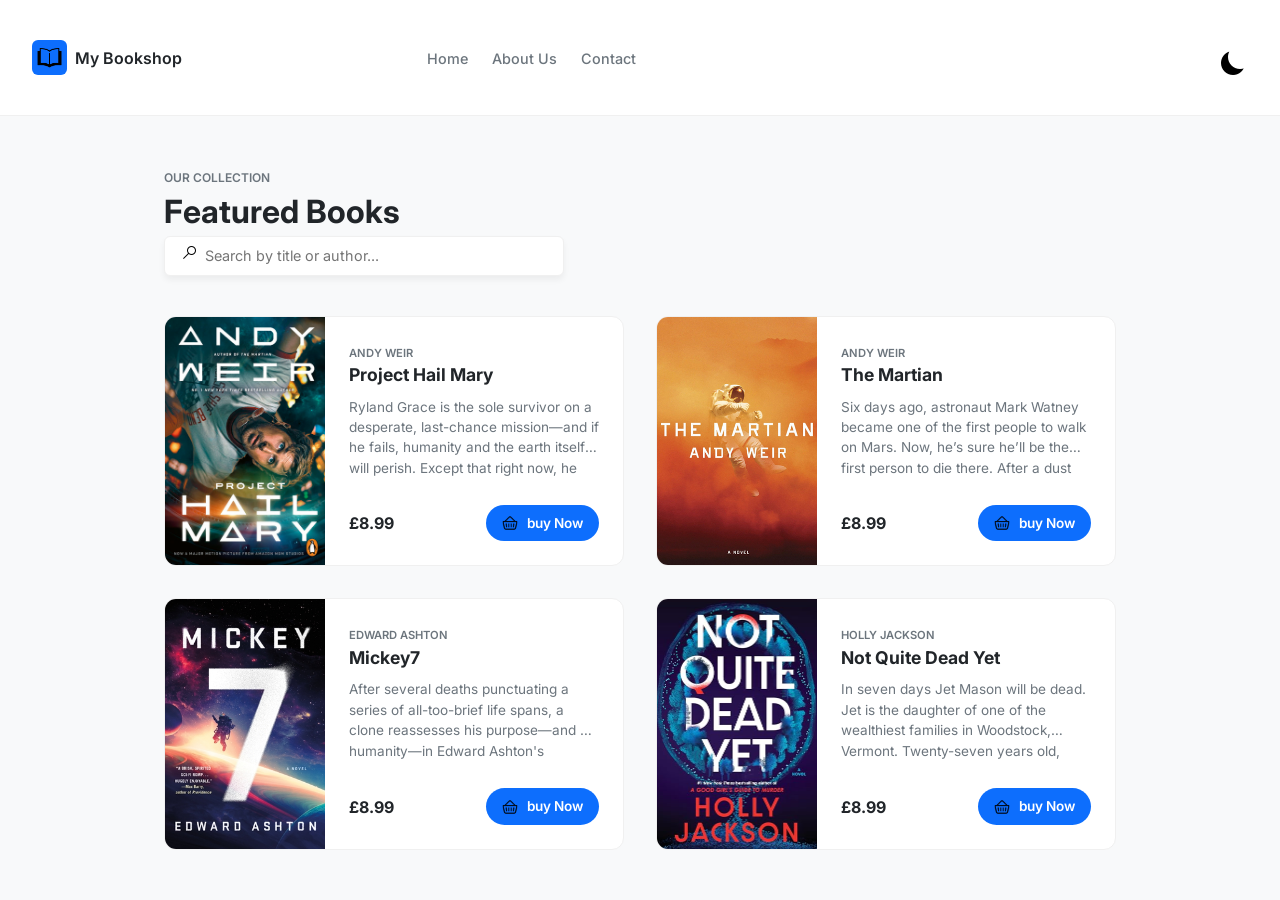
<file: index.html>
<!doctype html>
<html lang="en">

<head>
  <meta charset="UTF-8" />
  <meta name="viewport" content="width=device-width, initial-scale=1.0" />
  <title>My Bookshop</title>
  <link rel="stylesheet" href="css/style.css" />
  <link href="https://fonts.googleapis.com/css2?family=Inter:wght@400;500;600;700&display=swap" rel="stylesheet" />
</head>

<body>
  <a href="main-content" class="skip-link">Skip to main content</a>

  <header>
    <div class="Nav-container">
      <div class="logo">
          <img src="img/icons8-open-book-48.png" alt="website icon" class="logo-icon">
          <span>My Bookshop</span>
      </div>
    </div>
    <nav aria-label="Main navigation">
      <ul class="nav-list">
        <li><a href="#home" class="nav-link" href="index.html">Home</a></li>
        <li><a href="#about" class="nav-link">About Us</a></li>
        <li><a href="#contact" class="nav-link">Contact</a></li>
      </ul>
    </nav>
    <div class="header-right">
      <button class="icon-button" aria-label="Toggle dark mode" onclick="toggleDarkMode()">
        <img src="img/icons8-moon-30.png" alt="Toggle dark mode" />
      </button>
    </div>
  </header>

  <main id="main-content">
    <div class="page-header">
      <span class="eyebrow">OUR COLLECTION</span>
      <h1>Featured Books</h1>
      <div class="search-container">
        <span class="search-icon" aria-hidden="true">
          <img src="img/icons8-search-16.png" alt="Search icon" />
        </span>
        <input type="text" placeholder="Search by title or author..." aria-label="Search books by title or author" />
      </div>
    </div>

    <section class="book-grid">
      <article class="book-card">
        <div class="book-img">
          <img src="img/project-hail-mary.jpg" Alt=" Project Hail Mary book cover" />
        </div>

        <div class="book-info">
          <p class="author">Andy Weir</p>
          <h2 class="title">Project Hail Mary</h2>
          <p class="description">Ryland Grace is the sole survivor on a desperate, last-chance mission—and if he fails,
            humanity and the earth itself will perish.

            Except that right now, he doesn’t know that. He can’t even remember his own name, let alone the nature of
            his assignment or how to complete it.

            All he knows is that he’s been asleep for a very, very long time. And he’s just been awakened to find
            himself millions of miles from home, with nothing but two corpses for company.

            His crewmates dead, his memories fuzzily returning, Ryland realizes that an impossible task now confronts
            him. Hurtling through space on this tiny ship, it’s up to him to puzzle out an impossible scientific
            mystery—and conquer an extinction-level threat to our species.

            And with the clock ticking down and the nearest human being light-years away, he’s got to do it all alone.

            Or does he?
          </p>
          <div class="card-btm">
            <span class="price">£8.99</span>
            <a href="pay.html" class="buy-btn" aria-label="Pay for this book" onclick="handleBuyNow(event, this)">
              <span aria-hidden="true" class="cart-icon">
                <img src="img/icons8-shopping-basket-48.png" alt="shopping" class="basket-img"> buy Now
              </span>
            </a>
          </div>
          </a>
        </div>
        </div>
      </article>
      <article class="book-card">
        <div class="book-img">
          <img src="img/The Martian.jpg" Alt="The Martian book cover" />
        </div>

        <div class="book-info">
          <p class="author">Andy Weir</p>
          <h2 class="title">The Martian</h2>
          <p class="description">Six days ago, astronaut Mark Watney became one of the first people to walk on Mars.

            Now, he’s sure he’ll be the first person to die there.

            After a dust storm nearly kills him and forces his crew to evacuate while thinking him dead, Mark finds
            himself stranded and completely alone with no way to even signal Earth that he’s alive—and even if he could
            get word out, his supplies would be gone long before a rescue could arrive.

            Chances are, though, he won’t have time to starve to death. The damaged machinery, unforgiving environment,
            or plain-old “human error” are much more likely to kill him first.

            But Mark isn’t ready to give up yet. Drawing on his ingenuity, his engineering skills — and a relentless,
            dogged refusal to quit — he steadfastly confronts one seemingly insurmountable obstacle after the next. Will
            his resourcefulness be enough to overcome the impossible odds against him?</p>
          <div class="card-btm">
            <span class="price">£8.99</span>
            <a href="pay.html" class="buy-btn" aria-label="Pay for this book" onclick="handleBuyNow(event, this)">
              <span aria-hidden="true" class="cart-icon">
                <img src="img/icons8-shopping-basket-48.png" alt="shopping" class="basket-img"> buy Now
              </span>
            </a>
          </div>
      </article>
      <article class="book-card">
        <div class="book-img">
          <img src="img/Mickey7.jpg" Alt="Mickey7 book cover" />
        </div>

        <div class="book-info">
          <p class="author">Edward Ashton</p>
          <h2 class="title">Mickey7</h2>
          <p class="description">After several deaths punctuating a series of all-too-brief life spans, a clone
            reassesses his purpose—and his humanity—in Edward Ashton's Mickey7.

            EXPENDABLE \ik'spen-d'-b'l\ n. A human clone utilized for dangerous work on space exploration missions. An
            Expendable's personality and memories may be transferred intact to a new body if and when the current host
            dies.

            Mickey Barnes is an Expendable, now on his seventh iteration, living—and dying—among his fellow colonists on
            the near-uninhabitable ice world of Niflheim. Some consider him immortal. Others believe he's a soulless
            monstrosity. For the past nine years, he has been deployed for hazardous assignments and subjected to
            experiments that test the limits of human endurance, his humanity sacrificed for the greater good.

            While on reconnaissance, Mickey7 is injured and left for dead, only to be saved by Niflheim's native
            species, thought to be insentient by the colonists. Returning to base, Mickey7 meets his next generation,
            Mickey8. Neither clone is willing to recycle himself, but if anyone discovers multiple Mickeys exist,
            they'll both be executed—and there won't ever be a Mickey9.

            But Mickey7's premature twin isn't his only secret. He hasn't uploaded his memories in a month, leaving his
            clone in the dark about his near death and close encounter with the planet's inhabitants. Mickey7 also
            doesn't know how all of his previous selves died, and those he remembers have left him traumatized and
            mistrustful of the colony's mission. A mission that has Mickey Barnes questioning his moral and mortal
            existence... again... and again....</p>
          <div class="card-btm">
            <span class="price">£8.99</span>
            <a href="pay.html" class="buy-btn" aria-label="Pay for this book" onclick="handleBuyNow(event, this)">
              <span aria-hidden="true" class="cart-icon">
                <img src="img/icons8-shopping-basket-48.png" alt="shopping" class="basket-img"> buy Now
              </span>
            </a>
          </div>
          </a>
        </div>
      </article>
      </article>
      <article class="book-card">
        <div class="book-img">
          <img src="img/Not_Quite_Dead_Yet.jpg" Alt="Not Quite Dead Yet book cover" />
        </div>

        <div class="book-info">
          <p class="author">Holly Jackson</p>
          <h2 class="title">Not Quite Dead Yet</h2>
          <p class="description">In seven days Jet Mason will be dead.

            Jet is the daughter of one of the wealthiest families in Woodstock, Vermont. Twenty-seven years old, she’s
            still waiting for her life to begin. She’ll do it later, she always says. She has time.

            Until, on the night of Halloween, Jet is violently attacked by an unseen intruder.

            She suffers a catastrophic brain injury. The doctor is certain that within a week, she’ll suffer a deadly
            aneurysm.

            Jet never thought of herself as having enemies. But now she looks at everyone in a new light: her family,
            her ex-best friend turned sister-in-law, her former boyfriend.

            She only has seven days, and as her condition deteriorates she has only her childhood friend Billy for help.
            But nevertheless, she’s absolutely determined to finally finish something:

            Jet is going to solve her own murder.</p>
          <div class="card-btm">
            <span class="price">£8.99</span>
            <a href="pay.html" class="buy-btn" aria-label="Pay for this book" onclick="handleBuyNow(event, this)">
              <span aria-hidden="true" class="cart-icon">
                <img src="img/icons8-shopping-basket-48.png" alt="shopping" class="basket-img"> buy Now
              </span>
            </a>
          </div>
          </a>
        </div>
      </article>
    </section>
  </main>
  <script src="js/script.js"></script>
</body>

</html>
</file>
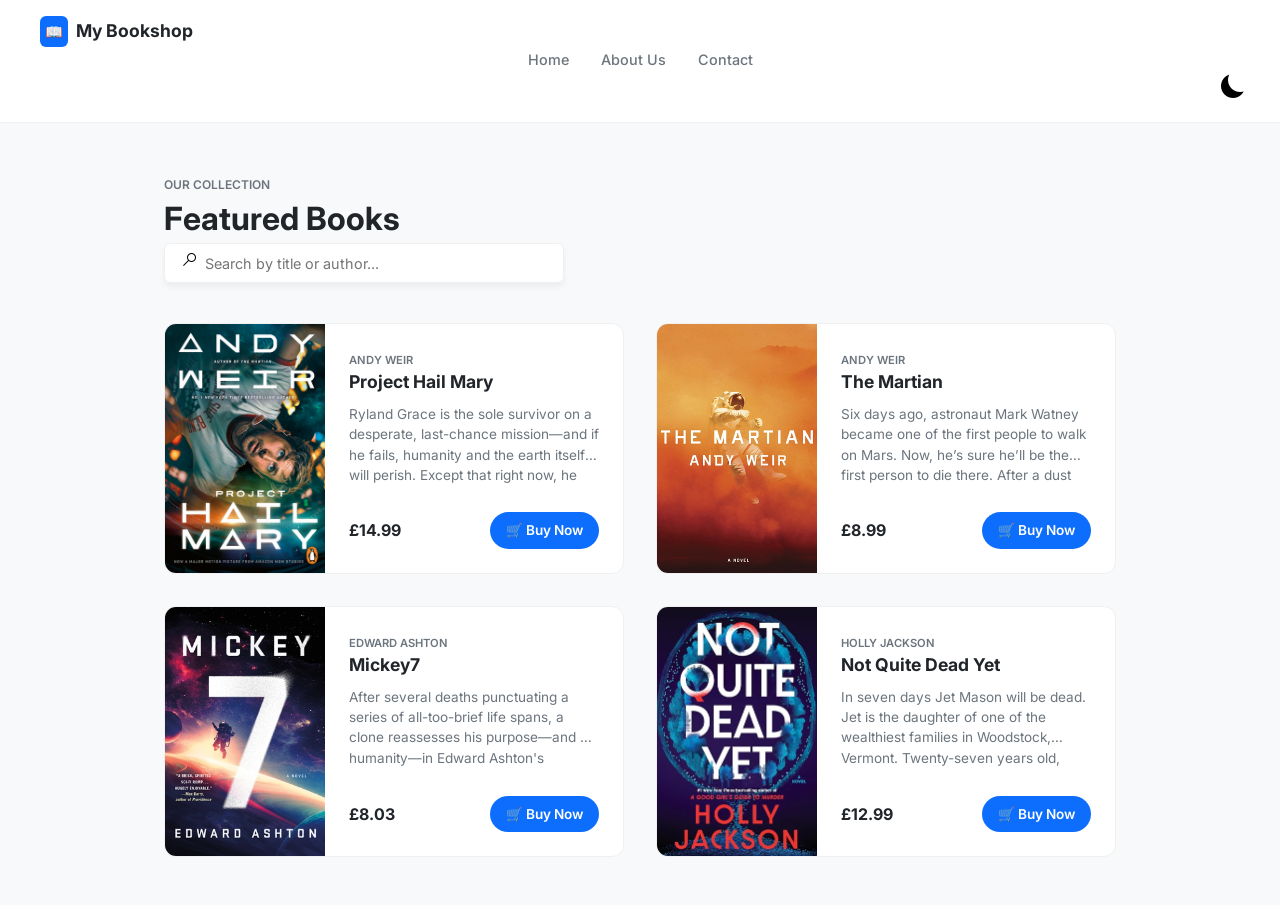
<file: root.vscode/index.html>
<!doctype html>
<html lang="en">

<head>
  <meta charset="UTF-8" />
  <meta name="viewport" content="width=device-width, initial-scale=1.0" />
  <title>My Bookshop</title>
  <link rel="stylesheet" href="css/style.css" />
  <link href="https://fonts.googleapis.com/css2?family=Inter:wght@400;500;600;700&display=swap" rel="stylesheet" />
</head>

<body>
  <a href="main-content" class="skip-link">Skip to main content</a>

  <header>
    <div class="Nav-container">
      <div class="logo">
        <span aria-hidden="true" class="logo-icon">📖</span> My Bookshop
      </div>
    </div>
    <nav aria-label="Main navigation">
      <ul class="nav-list">
        <li><a href="#home" class="nav-link" href="index.html">Home</a></li>
        <li><a href="#about" class="nav-link">About Us</a></li>
        <li><a href="#contact" class="nav-link">Contact</a></li>
      </ul>
    </nav>
    <div class="header-right">
      <button class="icon-button" aria-label="Toggle dark mode" onclick="toggleDarkMode()">
        <img src="img/icons8-moon-30.png" alt="Toggle dark mode" />
      </button>
    </div>
  </header>

  <main id="main-content">
    <div class="page-header">
      <span class="eyebrow">OUR COLLECTION</span>
      <h1>Featured Books</h1>
      <div class="search-container">
        <span class="search-icon" aria-hidden="true">
          <img src="img/icons8-search-16.png" alt="Search icon" />
        </span>
        <input type="text" placeholder="Search by title or author..." aria-label="Search books by title or author" />
      </div>
    </div>

    <section class="book-grid">
      <article class="book-card">
        <div class="book-img">
          <img src="img/project-hail-mary.jpg" Alt=" Project Hail Mary book cover" />
        </div>

        <div class="book-info">
          <p class="author">Andy Weir</p>
          <h2 class="title">Project Hail Mary</h2>
          <p class="description">Ryland Grace is the sole survivor on a desperate, last-chance mission—and if he fails,
            humanity and the earth itself will perish.

            Except that right now, he doesn’t know that. He can’t even remember his own name, let alone the nature of
            his assignment or how to complete it.

            All he knows is that he’s been asleep for a very, very long time. And he’s just been awakened to find
            himself millions of miles from home, with nothing but two corpses for company.

            His crewmates dead, his memories fuzzily returning, Ryland realizes that an impossible task now confronts
            him. Hurtling through space on this tiny ship, it’s up to him to puzzle out an impossible scientific
            mystery—and conquer an extinction-level threat to our species.

            And with the clock ticking down and the nearest human being light-years away, he’s got to do it all alone.

            Or does he?
          </p>
          <div class="card-btm">
            <span class="price">£14.99</span>
            <a class="buy-btn" data-buy aria-label="Pay for this book" href="pay.html"
              onclick="handleBuyNow(event, this)">
              <span aria-hidden="true" class="cart-icon">🛒 Buy Now</span>
            </a>
          </div>
        </div>
      </article>
      <article class="book-card">
        <div class="book-img">
          <img src="img/The Martian.jpg" Alt="The Martian book cover" />
        </div>

        <div class="book-info">
          <p class="author">Andy Weir</p>
          <h2 class="title">The Martian</h2>
          <p class="description">Six days ago, astronaut Mark Watney became one of the first people to walk on Mars.

            Now, he’s sure he’ll be the first person to die there.

            After a dust storm nearly kills him and forces his crew to evacuate while thinking him dead, Mark finds
            himself stranded and completely alone with no way to even signal Earth that he’s alive—and even if he could
            get word out, his supplies would be gone long before a rescue could arrive.

            Chances are, though, he won’t have time to starve to death. The damaged machinery, unforgiving environment,
            or plain-old “human error” are much more likely to kill him first.

            But Mark isn’t ready to give up yet. Drawing on his ingenuity, his engineering skills — and a relentless,
            dogged refusal to quit — he steadfastly confronts one seemingly insurmountable obstacle after the next. Will
            his resourcefulness be enough to overcome the impossible odds against him?</p>
          <div class="card-btm">
            <span class="price">£8.99</span>
            <a href="pay.html" class="buy-btn" aria-label="Pay for this book" onclick="handleBuyNow(event, this)">
              <span aria-hidden="true" class="cart-icon">🛒 Buy Now</span>
            </a>
          </div>
      </article>
      <article class="book-card">
        <div class="book-img">
          <img src="img/Mickey7.jpg" Alt="Mickey7 book cover" />
        </div>

        <div class="book-info">
          <p class="author">Edward Ashton</p>
          <h2 class="title">Mickey7</h2>
          <p class="description">After several deaths punctuating a series of all-too-brief life spans, a clone
            reassesses his purpose—and his humanity—in Edward Ashton's Mickey7.

            EXPENDABLE \ik'spen-d'-b'l\ n. A human clone utilized for dangerous work on space exploration missions. An
            Expendable's personality and memories may be transferred intact to a new body if and when the current host
            dies.

            Mickey Barnes is an Expendable, now on his seventh iteration, living—and dying—among his fellow colonists on
            the near-uninhabitable ice world of Niflheim. Some consider him immortal. Others believe he's a soulless
            monstrosity. For the past nine years, he has been deployed for hazardous assignments and subjected to
            experiments that test the limits of human endurance, his humanity sacrificed for the greater good.

            While on reconnaissance, Mickey7 is injured and left for dead, only to be saved by Niflheim's native
            species, thought to be insentient by the colonists. Returning to base, Mickey7 meets his next generation,
            Mickey8. Neither clone is willing to recycle himself, but if anyone discovers multiple Mickeys exist,
            they'll both be executed—and there won't ever be a Mickey9.

            But Mickey7's premature twin isn't his only secret. He hasn't uploaded his memories in a month, leaving his
            clone in the dark about his near death and close encounter with the planet's inhabitants. Mickey7 also
            doesn't know how all of his previous selves died, and those he remembers have left him traumatized and
            mistrustful of the colony's mission. A mission that has Mickey Barnes questioning his moral and mortal
            existence... again... and again....</p>
          <div class="card-btm">
            <span class="price">£8.03</span>
            <a href="pay.html" class="buy-btn" aria-label="Pay for this book" onclick="handleBuyNow(event, this)">
              <span aria-hidden="true" class="cart-icon">🛒 Buy Now</span>
            </a>
          </div>
      </article>
      </article>
      <article class="book-card">
        <div class="book-img">
          <img src="img/Not_Quite_Dead_Yet.jpg" Alt="Not Quite Dead Yet book cover" />
        </div>

        <div class="book-info">
          <p class="author">Holly Jackson</p>
          <h2 class="title">Not Quite Dead Yet</h2>
          <p class="description">In seven days Jet Mason will be dead.

            Jet is the daughter of one of the wealthiest families in Woodstock, Vermont. Twenty-seven years old, she’s
            still waiting for her life to begin. She’ll do it later, she always says. She has time.

            Until, on the night of Halloween, Jet is violently attacked by an unseen intruder.

            She suffers a catastrophic brain injury. The doctor is certain that within a week, she’ll suffer a deadly
            aneurysm.

            Jet never thought of herself as having enemies. But now she looks at everyone in a new light: her family,
            her ex-best friend turned sister-in-law, her former boyfriend.

            She only has seven days, and as her condition deteriorates she has only her childhood friend Billy for help.
            But nevertheless, she’s absolutely determined to finally finish something:

            Jet is going to solve her own murder.</p>
          <div class="card-btm">
            <span class="price">£12.99</span>
            <a href="pay.html" class="buy-btn" aria-label="Pay for this book" onclick="handleBuyNow(event, this)">
              <span aria-hidden="true" class="cart-icon">🛒 Buy Now</span>
            </a>
          </div>
      </article>
    </section>
  </main>
  <script src="js/script.js"></script>
</body>

</html>
</file>
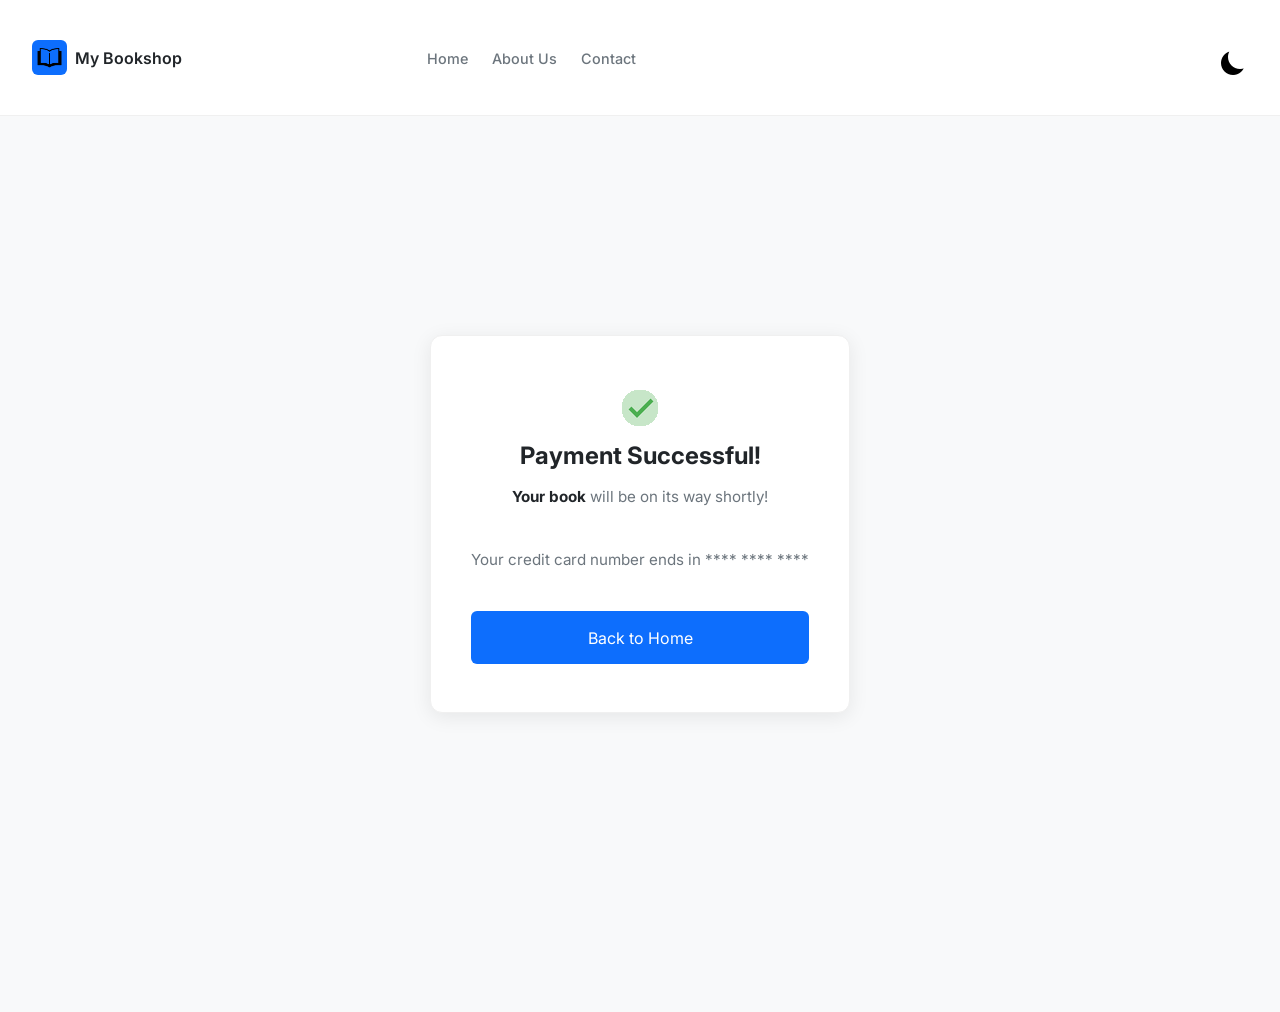
<file: success.html>
<!doctype html>
<html lang="en">

<head>
  <meta charset="UTF-8" />
  <meta name="viewport" content="width=device-width, initial-scale=1.0" />
  <title>My Bookshop</title>
  <link rel="stylesheet" href="css/style.css" />
  <link href="https://fonts.googleapis.com/css2?family=Inter:wght@400;500;600;700&display=swap" rel="stylesheet" />
</head>
<body>
<header>
    <div class="Nav-container">
      <div class="logo">
          <img src="img/icons8-open-book-48.png" alt="website icon" class="logo-icon">
          <span>My Bookshop</span>
      </div>
    </div>
    </div>
    <nav aria-label="Main navigation">
      <ul class="nav-list">
        <li><a href="#home" class="nav-link" href="index.html">Home</a></li>
        <li><a href="#about" class="nav-link">About Us</a></li>
        <li><a href="#contact" class="nav-link">Contact</a></li>
      </ul>
    </nav>
    <div class="header-right">
      <button class="icon-button" aria-label="Toggle dark mode" onclick="toggleDarkMode()">
        <img src="img/icons8-moon-30.png" alt="Toggle dark mode" />
      </button>
    </div>
  </header>
  <main class="success-page">
    <div class="success-card">
      <div class="succeess-icon">
        <img src="img/icons8-tick-ezgif.com-gif-maker (1).gif" alt="Success Icon" />
      </div>
    <h1>Payment Successful!</h1>
    <p class="details"><strong id="success-title">Your book</strong> will be on its way shortly!</p>
    <p class="details">Your credit card number ends in **** **** **** <strong id="card-ending"></strong></p>

    <a href="index.html" class="home-link">Back to Home</a>
    </div>
    <script src="js/script.js"></script>
</body>
</html>
</file>
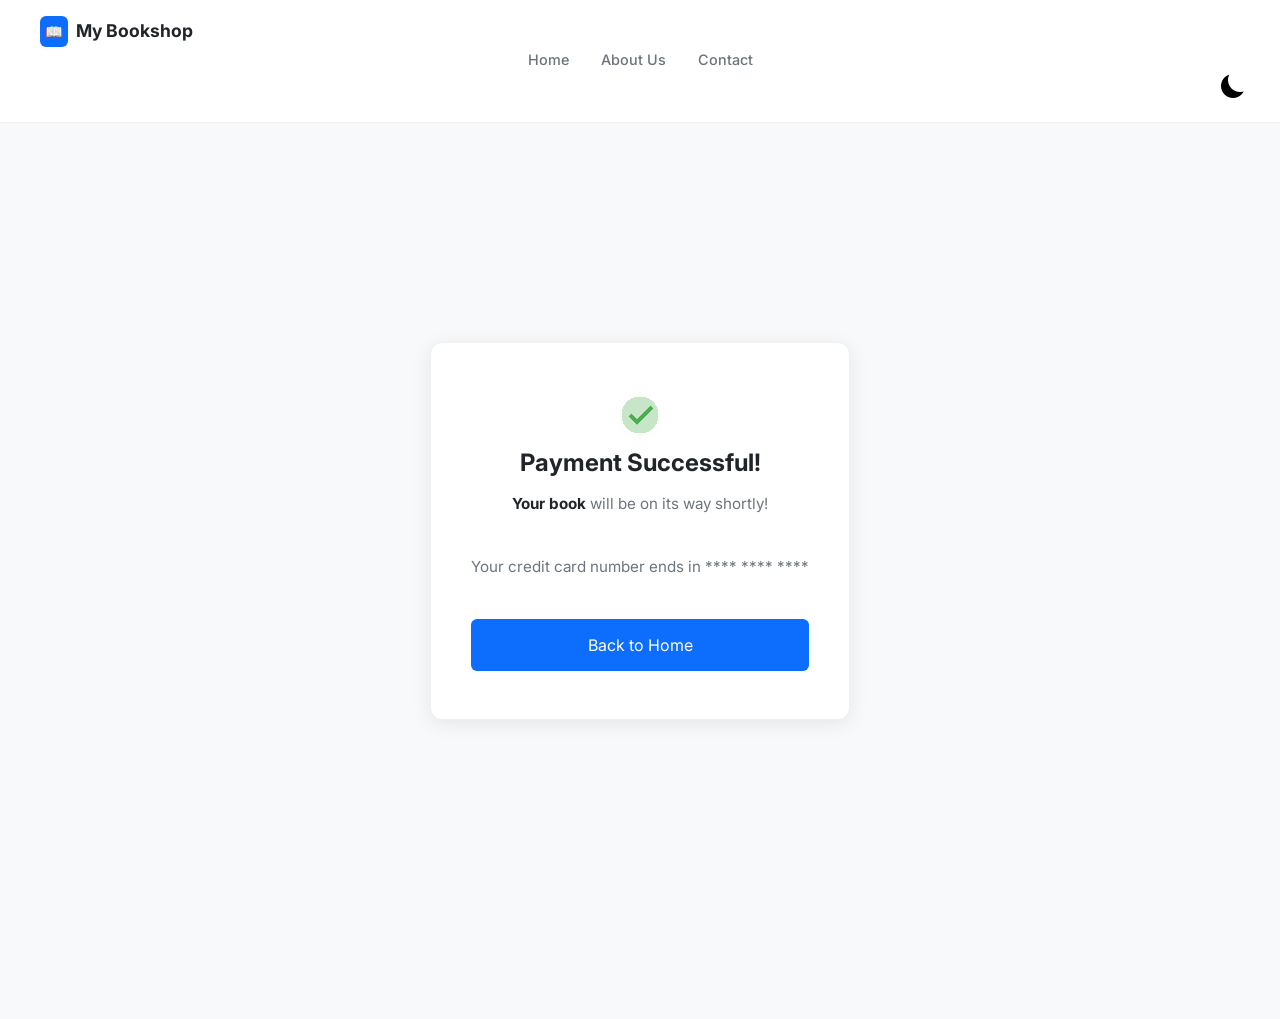
<file: root.vscode/success.html>
<!doctype html>
<html lang="en">

<head>
  <meta charset="UTF-8" />
  <meta name="viewport" content="width=device-width, initial-scale=1.0" />
  <title>My Bookshop</title>
  <link rel="stylesheet" href="css/style.css" />
  <link href="https://fonts.googleapis.com/css2?family=Inter:wght@400;500;600;700&display=swap" rel="stylesheet" />
</head>
<body>
<header>
    <div class="Nav-container">
      <div class="logo">
        <span aria-hidden="true" class="logo-icon">📖</span> My Bookshop
      </div>
    </div>
    <nav aria-label="Main navigation">
      <ul class="nav-list">
        <li><a href="#home" class="nav-link" href="index.html">Home</a></li>
        <li><a href="#about" class="nav-link">About Us</a></li>
        <li><a href="#contact" class="nav-link">Contact</a></li>
      </ul>
    </nav>
    <div class="header-right">
      <button class="icon-button" aria-label="Toggle dark mode" onclick="toggleDarkMode()">
        <img src="img/icons8-moon-30.png" alt="Toggle dark mode" />
      </button>
    </div>
  </header>
  <main class="success-page">
    <div class="success-card">
      <div class="succeess-icon">
        <img src="img/icons8-tick-ezgif.com-gif-maker (1).gif" alt="Success Icon" />
      </div>
    <h1>Payment Successful!</h1>
    <p class="details"><strong id="success-title">Your book</strong> will be on its way shortly!</p>
    <p class="details">Your credit card number ends in **** **** **** <strong id="card-ending"></strong></p>

    <a href="index.html" class="home-link">Back to Home</a>
    </div>
    <script src="js/script.js"></script>
</body>
</html>
</file>
<file: css/style.css>
/*variables*/
:root {
    /* Using root to define variables across the stylesheet */
    --primary-blue: #0d6efd;
    --primary-hover: #0b5ed7;
    --bg-color: #f8f9fa;
    --text-main: #212529;
    --text-muted: #6c757d;
    --card-bg: #ffffff;
    --border-color: #f0f0f0
}

* {
    box-sizing: border-box;
    margin: 0;
    padding: 0;
}

body {
    font-family: 'inter', sans-serif;
    background-color: var(--bg-color);
    color: var(--text-main);
    line-height: 1.5;
}

.skip-link {
    /* using this to make it accessible for keyboard users */
    position: absolute;
    top: -40px;
    left: 0;
    background-color: var(--primary-blue);
    color: white;
    padding: 8px;
    z-index: 100;
}

.skip-link:focus {
    /* this will triggers once the user clicks the 'tab' key */
    top: 0;
}

/* header and nav */

header {
    display: flex;
    align-items: center;
    justify-content: center;
    background-color: var(--card-bg);
    border-bottom: 1px solid var(--border-color);
    padding: 1rem 2rem;
    width: 100%;
    box-sizing: border-box;
}

.Nav-container {
    flex: 1;
    display: flex;
    justify-content: flex-start;
}

.logo {
    display: flex;
    align-items: center;
    font-weight: 600;
}

.logo span {
    whitespace: nowrap;
}

.logo-icon {
    width: 35px;
    height:auto;
    background-color: var(--primary-blue);
    padding: 0.3rem;
    border-radius: 6px;
    margin-right: 8px;
}

.basket-img {
    width: 16px;
    height: 16px;
    vertical-align: middle;
    margin-right: 6px;
    margin-bottom: 2px;
}
nav {
    display: flex;
    align-items: center;
    flex: 2;
}

.nav-list {
    list-style: none;
    display: flex;
    gap: 1.5rem;
    flex-wrap: wrap;
    justify-content: center;
}

.nav-link {
    text-decoration: none;
    color: var(--text-muted);
    font-weight: 500;
    font-size: 0.9rem;
    padding-bottom: 0.5rem;
    border-bottom: 2px solid transparent;
}

.nav-link:hover {
    color: var(--primary-blue);
    border-bottom-color: var(--primary-blue);
}

.header-right {
    padding: 2rem 0rem 1rem 0rem;
    flex: none;
    display: flex;
    justify-content: flex-end;
}

.icon-button {
    background: none;
    border: none;
    font-size: 1.2rem;
    cursor: pointer;
    color: var(--text-muted)
}

/* main layout*/
main {
    max-width: 1000px;
    margin: 3rem auto;
    padding: 0 1.5rem;
}

.page-header {
    margin-bottom: 2.5rem;
}

.eyebrow {
    font-size: 0.75rem;
    font-weight: 600;
    color: var(--text-muted);
    text-transform: uppercase;
    margin-bottom: 0.05rem;
}

.page-header h1 {
    font-size: 2rem;
    font-weight: 700;
    margin-bottom: 0.5rem 0 1.5rem 0;
}

.search-container {
    display: flex;
    align-items: center;
    border: 1px solid var(--border-color);
    background-color: var(--card-bg);
    box-shadow: 0 4px 6px rgba(0, 0, 0, 0.05);
    border-radius: 6px;
    padding: 0.5rem 1rem;
    max-width: 400px;
    transition: border-color 0.5s ease, box-shadow 0.5s ease, border-color 0.5s ease;
}

.search-container:hover {
    border-color: var(--primary-blue);
    box-shadow: 0 6px 12px rgba(13, 110, 253, 0.1);
}

.search-container input {
    border: none;
    outline: none;
    padding-left: 0.5rem;
    width: 100%;
    font-family: inherit;
    font-size: 0.9rem;
    background-color: transparent;
    color: var(--text-main);
}

.search-icon {
    color: var(--text-muted);
    font-size: 0.9rem;
}

/* 2 column grid for the desktop view */
.book-grid {
    display: grid;
    grid-template-columns: repeat(2, 1fr);
    gap: 2rem;
}


.book-card {
    background-color: var(--card-bg);
    border-radius: 12px;
    border: 1px solid var(--border-color);
    display: flex;
    overflow: hidden;
    transition: transform 0.5s ease, box-shadow 0.5s ease;
    cursor: pointer;
}

.book-card:hover {
    transform: translateY(-8px);
    box-shadow: 0 12px 24px rgba(13, 110, 253, 0.15);
    border-color: var(--primary-blue);
}

.book-img {
    flex: 0 0 160px;
    background-color: #f8f9fa;
}

.book-img img {
    width: 100%;
    height: 100%;
    object-fit: cover;
}

.book-info {
    flex: 1;
    padding: 1.5rem;
    display: flex;
    flex-direction: column;
}

.author {
    font-size: 0.7rem;
    font-weight: 600;
    color: var(--text-muted);
    text-transform: uppercase;
    margin-bottom: 0.05rem;
    margin-top: 0.25rem;
}

.book-info h2 {
    font-size: 1.1rem;
    font-weight: 700;
    margin-bottom: 0.5rem;
}

.description {
    font-size: 0.85rem;
    color: var(--text-muted);
    margin-bottom: 1.5rem;
    flex-grow: 1;
    display: -webkit-box;
    line-clamp: 3;
    -webkit-line-clamp: 3;
    -webkit-box-orient: vertical;
    overflow: hidden;
    /* im using this to prevent the description from overflowing and ruining the layout */
}

/* bottom row of card */

.card-btm {
    display: flex;
    justify-content: space-between;
    align-items: center;
}

.price {
    font-size: 1rem;
    font-weight: 700;
    color: var(--text-main);
}

.buy-btn {
    background-color: var(--primary-blue);
    color: white;
    text-decoration: none;
    padding: 0.5rem 1rem;
    border-radius: 50px;
    font-weight: 600;
    font-size: 0.85rem;
    display: flex;
    align-items: center;
    gap: 0.4rem;
    transition: background-color 0.2s;
}

.buy-btn:hover {
    background-color: var(--primary-hover);
}

@media (max-width: 850px) {
    .book-grid {
        grid-template-columns: 1fr;
    }
}

@media (max-width: 500px) {
    .Nav-container {
        flex-direction: column;
        gap: 1rem;
        padding: 1rem;
    }

    .nav-container {
        flex-direction: column;
        align-items: center;
        width: 100%;
        gap: 1rem;
    }

    .nav-list {
        flex-wrap: wrap;
        gap: 1rem;
    }

    .book-card {
        flex-direction: column;
    }

    .book-img {
        flex: none;
        height: 250px;
    }

    .card-btm {
        flex-direction: column;
        align-items: stretch;
        gap: 1rem;
        margin-top: 1rem;
    }

    .price {
        text-align: center;
    }

    .buy-btn {
        justify-content: center;
        padding: 0.8rem 1rem;
    }

    .header-right {
        justify-content: center;
    }
}

/* checkout page */

.payment-page {
    display: flex;
    justify-content: center;
    padding: 40px 20px;
    background-color: var(--bg-color);
    min-height: 100vh;
}

.checkout-wrap {
    width: 100%;
    max-width: 480px;
}

.back-link {
    margin-bottom: 1rem;
}

.back-link a {
    text-decoration: none;
    color: var(--text-main);
    font-weight: 500;
    font-size: 0.95rem;
    transition: color 0.2s;
}

.back-link a:hover {
    color: var(--primary-blue);
}

.checkout-card {
    background-color: var(--card-bg);
    border: 1px solid var(--border-color);
    border-radius: 12px;
    padding: 2.5rem 2rem;
    box-shadow: 0 1px 2px rgba(0, 0, 0, 5);

}


.summary-details {
    display: flex;
    gap: 20px;
    align-items: center;
    margin-bottom: 10px;
}

.summary-img {
    width: 90px;
    height: 120px;
    object-fit: cover;
    border-radius: 8px;
    box-shadow: 0 4px 12px rgba(0, 0, 0, 0.08)
}

.summary-txt {
    display: flex;
    flex-direction: column;
    justify-content: center;
}

.summary-txt .author {
    font-size: 0.8rem;
    text-transform: uppercase;
    color: var(--text-muted);
    margin: 0 0 0.25rem 0;
    font-weight: 600;
    letter-spacing: 0.5px;
}

.summary-txt .checkout-price {
    font-size: 1.1rem;
    font-weight: 700;
    color: var(--text-main);
}

.summary-txt .checkout-title {
    font-size: 1.1rem;
    font-weight: 700;
    color: var(--text-main);
}

.divider {
    border: 0;
    height: 1px;
    background-color: var(--border-color);
    margin: 1.5rem 0;
}

.payment-section h3 {
    margin: 0 0 1.5rem 0;
    font-size: 1.15rem;
    color: var(--text-main);
}

.form-group {
    display: flex;
    flex-direction: column;
    margin-bottom: 15px;
}

.form-group label {
    font-size: 0.85rem;
    font-weight: 500;
    color: var(--text-muted);
    margin-bottom: 6px;
}

.form-group input {
    padding: 10px 12px;
    border: 1px solid #d1d5db;
    border-radius: 6px;
    font-size: 1rem;
    font-family: inherit;
    transition: border-color 0.2s, box-shadow 0.2s;
}

.form-row {
    display: flex;
    gap: 15px;
    align-items: center;
    margin-bottom: 1.25rem;
    width: 100%;
}

.form-group input:focus {
    border-color: var(--primary-blue);
    box-shadow: 0 0 0 3px var(--primary-blue);
}

.form-row .form-group {
    min-width: 0;
    flex: 1;
}

.card-brands {
    display: flex;
    gap: 0.75rem;
    padding-bottom: 0.85rem;
    font-size: 0.85rem;
    font-weight: 700;
    color: var(--primary-blue);
}

.Mastercard-text {
    color: var(--primary-blue);
    font-weight: 700;
}

.total {
    color: var(--text-main);
    font-weight: 700;
}

.pay-btn {
    width: 100%;
    padding: 0.9rem;
    background-color: var(--primary-blue);
    color: white;
    font-size: 1.05rem;
    font-weight: 600;
    border: none;
    border-radius: 6px;
    cursor: pointer;
    transition: background-color 0.2s;
}

.pay-btn:hover {
    background-color: var(--primary-hover);
}

.error-message {
    display: none;
    background-color: #fee2e2;
    color: #dc2626;
    padding: 0.75rem;
    border-radius: 6px;
    font-size: 0.9rem;
    font-weight: 500;
    margin-bottom: 1rem;
    text-align: center;
}

/* dark mode */

body.dark-mode {
    --bg-color: #111827;
    --card-bg: #1f2937;
    --text-main: #f9fafb;
    --text-muted: #9ca3af;
    --border-color: #374151;
}

body {
    transition: background-color 0.8s, color 0.8s ease;
}

.book-card,.checkout-card,header, .search-container:hover {
    transition: background-color 0.8s ease, border-color 0.8s ease;
}


/* success page */

.success-page {
    display: flex;
    justify-content: center;
    align-items: center;
    min-height: 50rem;
    padding: 10px 20px 10vh 20px;
    background-color: var(--bg-color);
}

.success-card {
    background-color: var(--card-bg);
    border: 1px solid var(--border-color);
    border-radius: 12px;
    padding: 3rem 2.5rem;
    text-align: center;
    max-width: 420px;
    width: 100%;
    box-shadow: 0 4px 20px rgba(0, 0, 0, 0.08);
}

.chck-img {
    width: 72px;
    height: 72px;
    object-fit: contain;
}

.success-card h1 {
    font-size: 1.5rem;
    color: var(--text-main);
    margin-bottom: 0.75rem;
}

.success-card .details {
    color: var(--text-muted);
    font-size: 0.95rem;
    margin-bottom: 2.5rem;
    line-height: 1.5;
}

.success-card .details strong {
    color: var(--text-main);
    font-weight: 700;
}

.home-link {
    display: block;
    width: 100%;
    background-color: var(--primary-blue);
    color: white;
    text-decoration: none;
    padding: 0.9rem;
    border-radius: 6px;
    transition: background-color 0.2s;
}

.home-link hover {
    background-color: var(--primary-hover)
}
</file>
<file: root.vscode/css/style.css>
/*variables*/
:root {
    /* Using root to define variables across the stylesheet */
    --primary-blue: #0d6efd;
    --primary-hover: #0b5ed7;
    --bg-color: #f8f9fa;
    --text-main: #212529;
    --text-muted: #6c757d;
    --card-bg: #ffffff;
    --border-color: #f0f0f0
}

* {
    box-sizing: border-box;
    margin: 0;
    padding: 0;
}

body {
    font-family: 'inter', sans-serif;
    background-color: var(--bg-color);
    color: var(--text-main);
    line-height: 1.5;
}

.skip-link {
    /* using this to make it accessible for keyboard users */
    position: absolute;
    top: -40px;
    left: 0;
    background-color: var(--primary-blue);
    color: white;
    padding: 8px;
    z-index: 100;
}

.skip-link:focus {
    /* this triggers once the user clicks the 'tab' key */
    top: 0;
}

/* header and nav */

header {
    background-color: var(--card-bg);
    border-bottom: 1px solid var(--border-color);
    padding: 1rem 2rem;
}

.Nav-container {
    max-width: 1200px;
    margin: 0 auto;
    display: flex;
    justify-content: space-between;
    align-items: center;
}

.logo {
    font-size: 1.1rem;
    font-weight: 700;
    display: flex;
    align-items: center;
    gap: 0.5rem;
    flex: 1;
}

.logo-icon {
    background-color: var(--primary-blue);
    color: white;
    padding: 0.3rem;
    border-radius: 6px;
    font-size: 0.9rem;
}

.nav-list {
    list-style: none;
    display: flex;
    gap: 2rem;
    flex: 2;
    justify-content: center;
}

.nav-link {
    text-decoration: none;
    color: var(--text-muted);
    font-weight: 500;
    font-size: 0.9rem;
    padding-bottom: 0.5rem;
    border-bottom: 2px solid transparent;
}

.nav-link:hover {
    color: var(--primary-blue);
    border-bottom-color: var(--primary-blue);
}

.header-right {
    flex: 1;
    display: flex;
    justify-content: flex-end;
}

.icon-button {
    background: none;
    border: none;
    font-size: 1.2rem;
    cursor: pointer;
    color: var(--text-muted)
}

/* main layout*/
main {
    max-width: 1000px;
    margin: 3rem auto;
    padding: 0 1.5rem;
}

.page-header {
    margin-bottom: 2.5rem;
}

.eyebrow {
    font-size: 0.75rem;
    font-weight: 600;
    color: var(--text-muted);
    text-transform: uppercase;
    margin-bottom: 0.05rem;
}

.page-header h1 {
    font-size: 2rem;
    font-weight: 700;
    margin-bottom: 0.5rem 0 1.5rem 0;
}

.search-container {
    display: flex;
    align-items: center;
    border: 1px solid var(--border-color);
    background-color: var(--card-bg);
    box-shadow: 0 4px 6px rgba(0, 0, 0, 0.05);
    border-radius: 6px;
    padding: 0.5rem 1rem;
    max-width: 400px;
    transition: border-color 0.5s ease, box-shadow 0.5s ease, border-color 0.5s ease;
}

.search-container:hover {
    border-color: var(--primary-blue);
    box-shadow: 0 6px 12px rgba(13, 110, 253, 0.1);
}

.search-container input {
    border: none;
    outline: none;
    padding-left: 0.5rem;
    width: 100%;
    font-family: inherit;
    font-size: 0.9rem;
    background-color: transparent;
    color: var(--text-main);
}

.search-icon {
    color: var(--text-muted);
    font-size: 0.9rem;
}

/* 2 column grid for the desktop view */
.book-grid {
    display: grid;
    grid-template-columns: repeat(2, 1fr);
    gap: 2rem;
}


.book-card {
    background-color: var(--card-bg);
    border-radius: 12px;
    border: 1px solid var(--border-color);
    display: flex;
    overflow: hidden;
    transition: transform 0.5s ease, box-shadow 0.5s ease;
    cursor: pointer;
}

.book-card:hover {
    transform: translateY(-8px);
    box-shadow: 0 12px 24px rgba(13, 110, 253, 0.15);
    border-color: var(--primary-blue);
}

.book-img {
    flex: 0 0 160px;
    background-color: #f8f9fa;
}

.book-img img {
    width: 100%;
    height: 100%;
    object-fit: cover;
}

.book-info {
    flex: 1;
    padding: 1.5rem;
    display: flex;
    flex-direction: column;
}

.author {
    font-size: 0.7rem;
    font-weight: 600;
    color: var(--text-muted);
    text-transform: uppercase;
    margin-bottom: 0.05rem;
    margin-top: 0.25rem;
}

.book-info h2 {
    font-size: 1.1rem;
    font-weight: 700;
    margin-bottom: 0.5rem;
}

.description {
    font-size: 0.85rem;
    color: var(--text-muted);
    margin-bottom: 1.5rem;
    flex-grow: 1;
    display: -webkit-box;
    line-clamp: 3;
    -webkit-line-clamp: 3;
    -webkit-box-orient: vertical;
    overflow: hidden;
    /* im using this to prevent the description from overflowing and ruining the layout */
}

/* bottom row of card */

.card-btm {
    display: flex;
    justify-content: space-between;
    align-items: center;
}

.price {
    font-size: 1rem;
    font-weight: 700;
    color: var(--text-main);
}

.buy-btn {
    background-color: var(--primary-blue);
    color: white;
    text-decoration: none;
    padding: 0.5rem 1rem;
    border-radius: 50px;
    font-weight: 600;
    font-size: 0.85rem;
    display: flex;
    align-items: center;
    gap: 0.4rem;
    transition: background-color 0.2s;
}

.buy-btn:hover {
    background-color: var(--primary-hover);
}

@media (max-width: 850px) {
    .book-grid {
        grid-template-columns: 1fr;
    }
}

@media (max-width: 500px) {
    .Nav-container {
        flex-direction: column;
        gap: 1rem;
    }

    .header-right {
        justify-content: center;
    }
}

/* checkout page */

.payment-page {
    display: flex;
    justify-content: center;
    padding: 40px 20px;
    background-color: var(--bg-color);
    min-height: 100vh;
}

.checkout-wrap {
    width: 100%;
    max-width: 480px;
}

.back-link {
    margin-bottom: 1rem;
}

.back-link a {
    text-decoration: none;
    color: var(--text-main);
    font-weight: 500;
    font-size: 0.95rem;
    transition: color 0.2s;
}

.back-link a:hover {
    color: var(--primary-blue);
}

.checkout-card {
    background-color: var(--card-bg);
    border: 1px solid var(--border-color);
    border-radius: 12px;
    padding: 2.5rem 2rem;
    box-shadow: 0 1px 2px rgba(0, 0, 0, 5);

}


.summary-details {
    display: flex;
    gap: 20px;
    align-items: center;
    margin-bottom: 10px;
}

.summary-img {
    width: 90px;
    height: 120px;
    object-fit: cover;
    border-radius: 8px;
    box-shadow: 0 4px 12px rgba(0, 0, 0, 0.08)
}

.summary-txt {
    display: flex;
    flex-direction: column;
    justify-content: center;
}

.summary-txt .author {
    font-size: 0.8rem;
    text-transform: uppercase;
    color: var(--text-muted);
    margin: 0 0 0.25rem 0;
    font-weight: 600;
    letter-spacing: 0.5px;
}

.summary-txt .checkout-price {
    font-size: 1.1rem;
    font-weight: 700;
    color: var(--text-main);
}

.summary-txt .checkout-title {
    font-size: 1.1rem;
    font-weight: 700;
    color: var(--text-main);
}

.divider {
    border: 0;
    height: 1px;
    background-color: var(--border-color);
    margin: 1.5rem 0;
}

.payment-section h3 {
    margin: 0 0 1.5rem 0;
    font-size: 1.15rem;
    color: var(--text-main);
}

.form-group {
    display: flex;
    flex-direction: column;
    margin-bottom: 15px;
}

.form-group label {
    font-size: 0.85rem;
    font-weight: 500;
    color: var(--text-muted);
    margin-bottom: 6px;
}

.form-group input {
    padding: 10px 12px;
    border: 1px solid #d1d5db;
    border-radius: 6px;
    font-size: 1rem;
    font-family: inherit;
    transition: border-color 0.2s, box-shadow 0.2s;
}

.form-row {
    display: flex;
    gap: 15px;
    align-items: center;
    margin-bottom: 1.25rem;
    width: 100%;
}

.form-group input:focus {
    border-color: var(--primary-blue);
    box-shadow: 0 0 0 3px var(--primary-blue);
}

.form-row .form-group {
    min-width: 0;
    flex: 1;
}

.card-brands {
    display: flex;
    gap: 0.75rem;
    padding-bottom: 0.85rem;
    font-size: 0.85rem;
    font-weight: 700;
    color: var(--primary-blue);
}

.Mastercard-text {
    color: var(--primary-blue);
    font-weight: 700;
}

.total {
    color: var(--text-main);
    font-weight: 700;
}

.pay-btn {
    width: 100%;
    padding: 0.9rem;
    background-color: var(--primary-blue);
    color: white;
    font-size: 1.05rem;
    font-weight: 600;
    border: none;
    border-radius: 6px;
    cursor: pointer;
    transition: background-color 0.2s;
}

.pay-btn:hover {
    background-color: var(--primary-hover);
}

.error-message {
    display: none;
    background-color: #fee2e2;
    color: #dc2626;
    padding: 0.75rem;
    border-radius: 6px;
    font-size: 0.9rem;
    font-weight: 500;
    margin-bottom: 1rem;
    text-align: center;
}

/* dark mode */

body.dark-mode {
    --bg-color: #111827;
    --card-bg: #1f2937;
    --text-main: #f9fafb;
    --text-muted: #9ca3af;
    --border-color: #374151;
}

body {
    transition: background-color 0.8s, color 0.8s ease;
}

.book-card,.checkout-card,header, .search-container:hover {
    transition: background-color 0.8s ease, border-color 0.8s ease;
}


/* success page */

.success-page {
    display: flex;
    justify-content: center;
    align-items: center;
    min-height: 50rem;
    padding: 10px 20px 10vh 20px;
    background-color: var(--bg-color);
}

.success-card {
    background-color: var(--card-bg);
    border: 1px solid var(--border-color);
    border-radius: 12px;
    padding: 3rem 2.5rem;
    text-align: center;
    max-width: 420px;
    width: 100%;
    box-shadow: 0 4px 20px rgba(0, 0, 0, 0.08);
}

.chck-img {
    width: 72px;
    height: 72px;
    object-fit: contain;
}

.success-card h1 {
    font-size: 1.5rem;
    color: var(--text-main);
    margin-bottom: 0.75rem;
}

.success-card .details {
    color: var(--text-muted);
    font-size: 0.95rem;
    margin-bottom: 2.5rem;
    line-height: 1.5;
}

.success-card .details strong {
    color: var(--text-main);
    font-weight: 700;
}

.home-link {
    display: block;
    width: 100%;
    background-color: var(--primary-blue);
    color: white;
    text-decoration: none;
    padding: 0.9rem;
    border-radius: 6px;
    transition: background-color 0.2s;
}

.home-link hover {
    background-color: var(--primary-hover)
}
</file>
